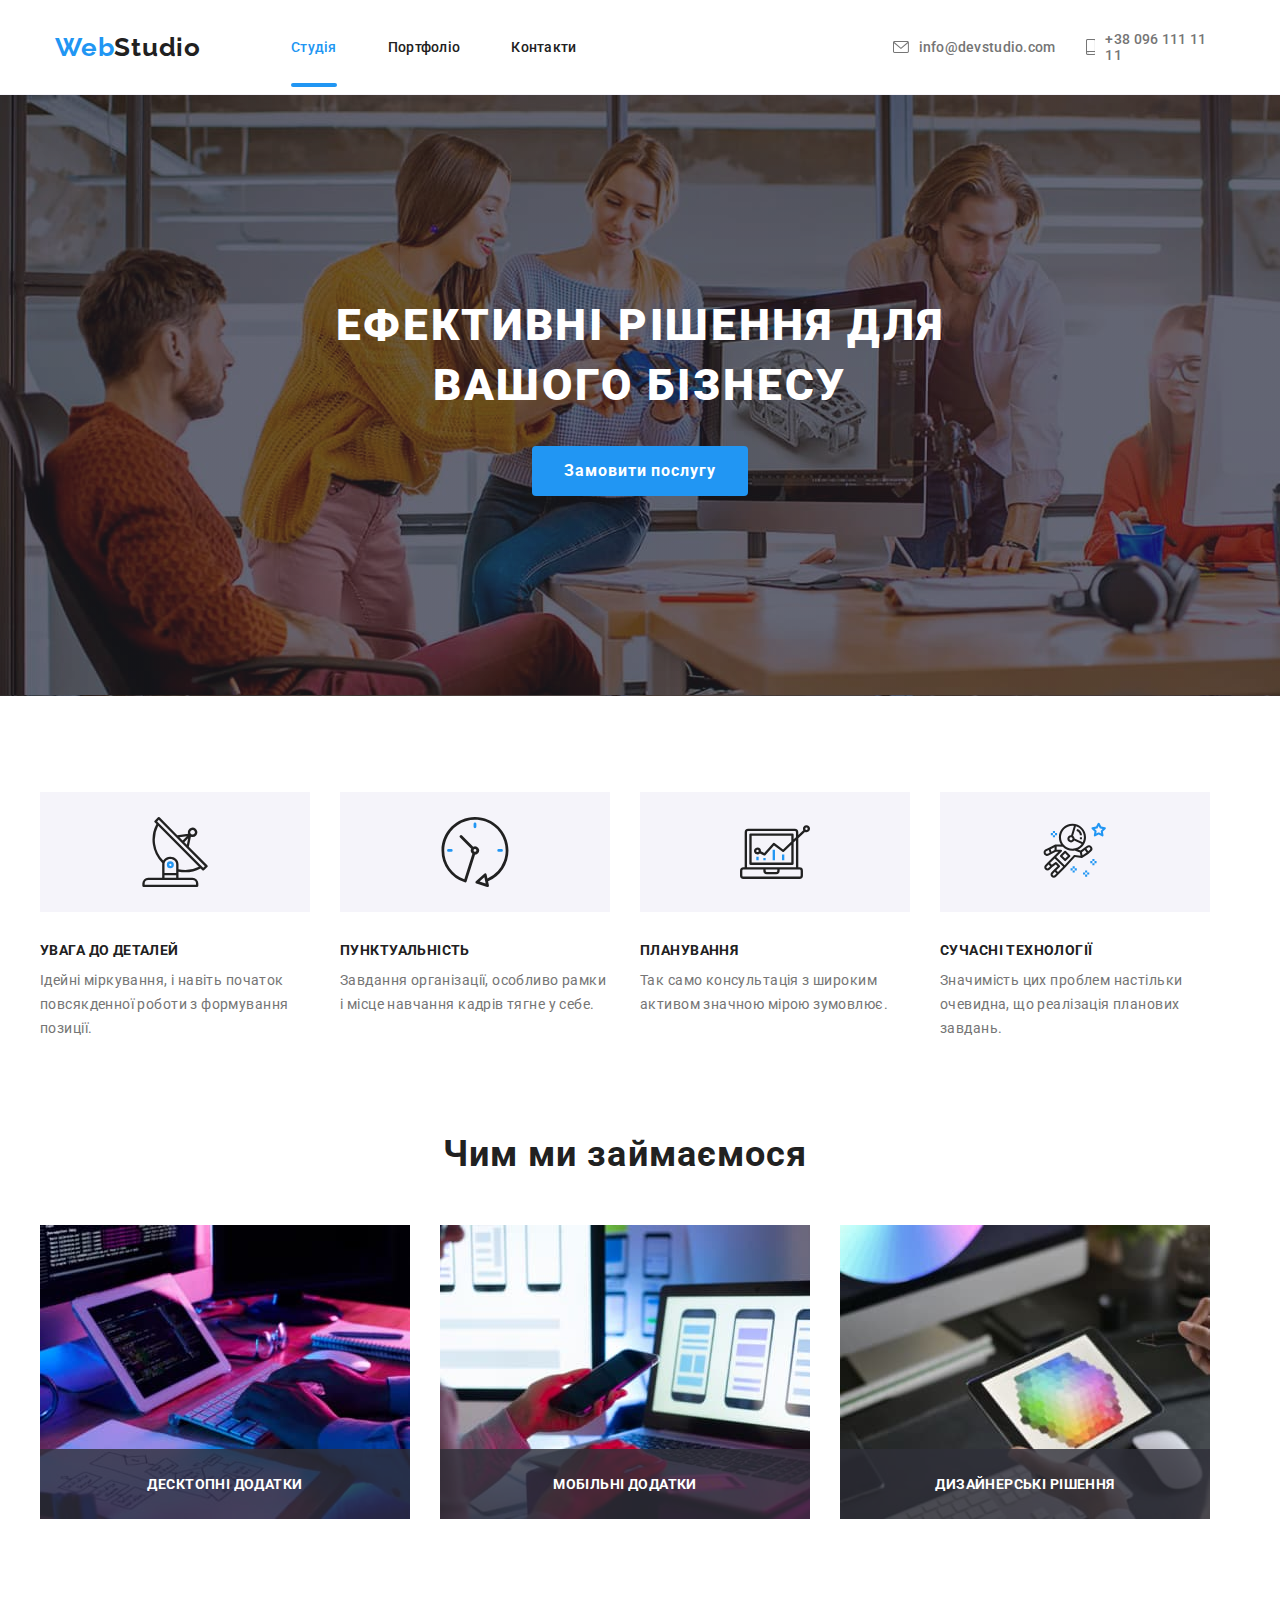
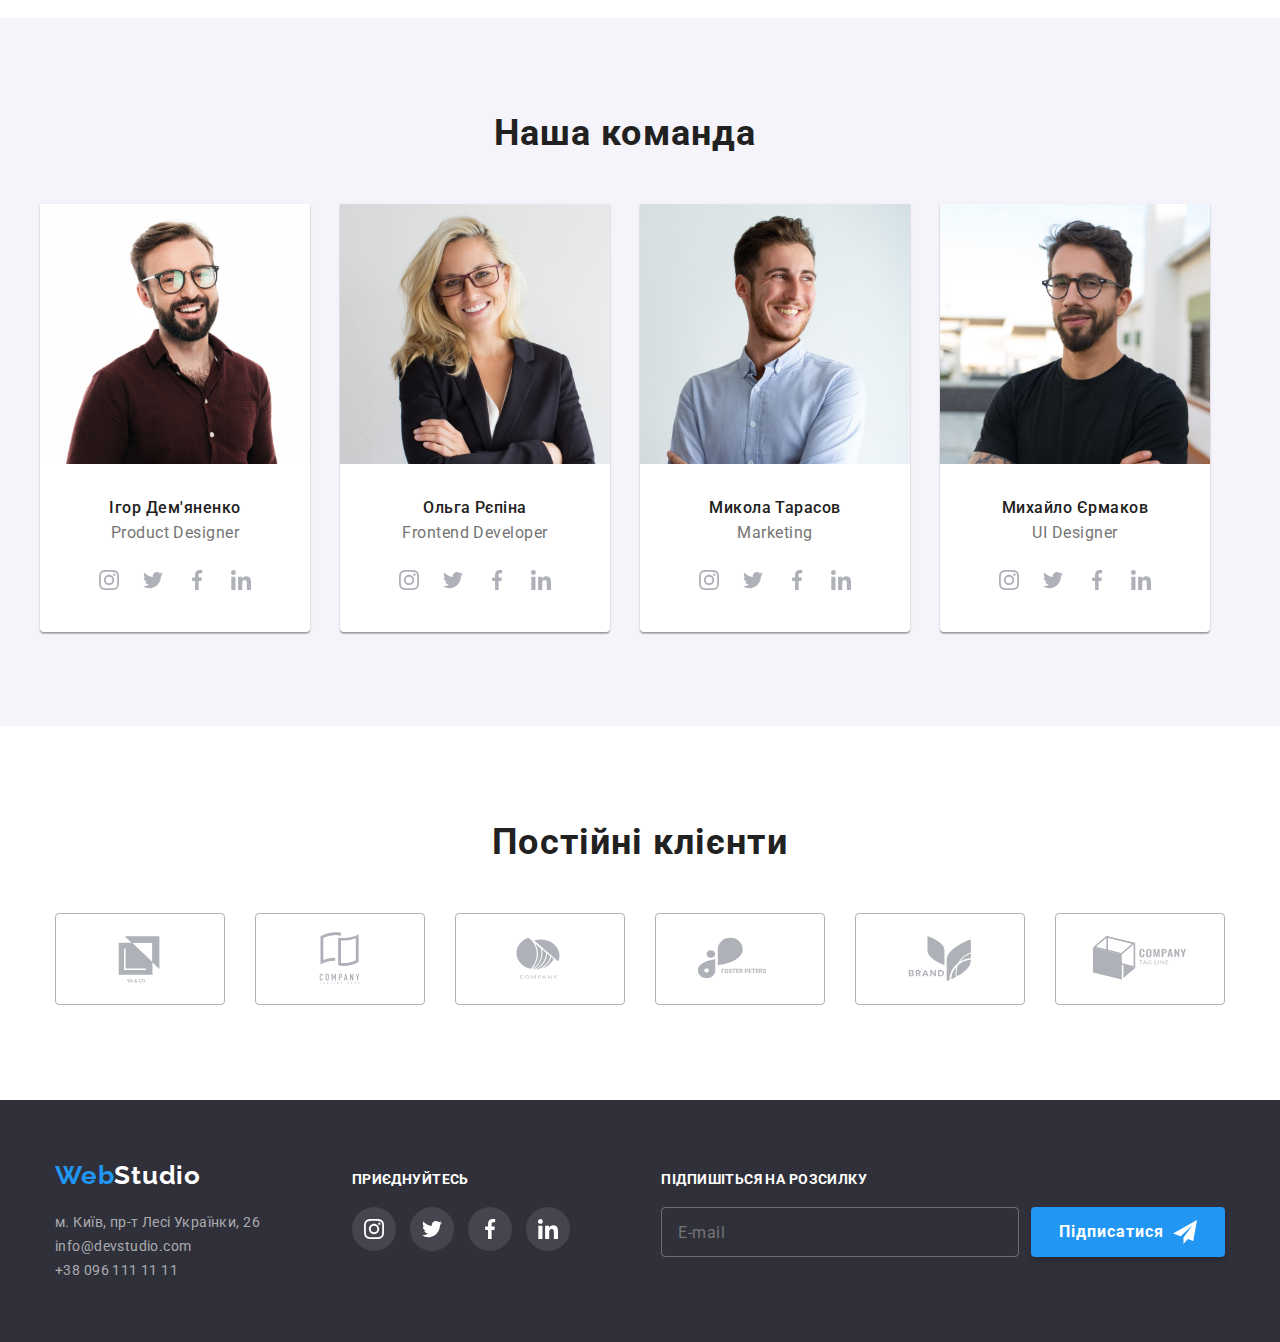
<file: index.html>
<!DOCTYPE html>
<html lang="uk">
  <head>
    <meta charset="UTF-8" />
    <meta http-equiv="X-UA-Compatible" content="IE=edge" />
    <meta name="viewport" content="width=device-width, initial-scale=1.0" />
    <title>Web Studio</title>
    <!--icon wich added by me  -->
    <link rel="shortcut icon" href="./images/NBHD.svg" type="image/png">
    <!--icon wich added by me  -->
    <link rel="preconnect" href="https://fonts.googleapis.com" />
    <link rel="preconnect" href="https://fonts.gstatic.com" crossorigin />
    <link
      href="https://fonts.googleapis.com/css2?family=Raleway:wght@700&family=Roboto:wght@400;500;700;900&display=swap"
      rel="stylesheet"
    />
    <link
      rel="stylesheet"
      href="https://cdnjs.cloudflare.com/ajax/libs/modern-normalize/1.1.0/modern-normalize.css"
    />
    <link rel="stylesheet" href="./css/main.min.css" />
  </head>
  <body>
    <header class="header-page">
      <div class="conteiner">
        <div class="header-container">
          <a class="link logo" href="./index.html"
            >Web<span class="logo__half-head">Studio</span></a
          >
          <div class="header-nav-div">
            <nav class="header-nav">
              <ul class="header-nav__ul list">
                <li class="header-nav__list ">
                  <a
                    class="link header-nav__a header-nav__a--active "
                    href="./index.html"
                    >Студія</a
                  >
                </li>
                <li class="header-nav__list ">
                  <a class="link header-nav__a" href="./portfolio.html"
                    >Портфоліо</a
                  >
                </li>
                <li class="header-nav__list ">
                  <a class="link header-nav__a" href="#address"
                    >Контакти</a
                  >
                </li>
              </ul>
            </nav>
          </div>

          <div class=" header-adress">
            <ul class="header-adress__ul list">
              <li class="header-adress__list">
                <a
                  class="link header-adress__href"
                  href="mailto:info@devstudio.com">
                  <svg class="social-icon-link header-adress__svg " width="16" height="12">
                    <use href="./images/icons.svg#icon-envelope-hover" ></use>
                  </svg><span>info@devstudio.com</span></a>
              </li>
              <li class="header-adress__list">
                <a class="link header-adress__href" href="tel:+380961111111"
                  ><svg class=" social-icon-link header-adress__svg " width="10" height="16">
                    <use href="./images/icons.svg#icon-smartphone" ></use>
                  </svg><span> +38 096 111 11 11</span></a>
              </li>
            </ul>
          </div>
        </div>
      </div>
    </header>

    <main>
      <section class="title">
        <div class="conteiner">
         
            <h1 class="main-title">Ефективні рішення для вашого бізнесу</h1>
         
            <button  class="title__button button" type="button" data-modal-open  >
              Замовити послугу
            </button>
            <div class ="backdrop is-hidden" data-modal>
              <div class="modal">
                 <button data-modal-close class="button modal__close" type="button">
                  <svg class="button__svg" width="11" height="11">
                    <use href="./images/icons.svg#icon-Vector"></use>
                  </svg>
                 </button>
                 <p class="modal__title">
                  Залиште свої дані, ми вам передзвонимо
                 </p>
                <form class="modalform">
                  <label for="customers-name" class="lable modalform__name lable-name">Ім'я</label>
                  <div class="modalform__wrapper name ">
                   <input type="text" name="customers-name" id="customers-name" class="name__input  customers-input " >
                   <svg class="name__svg form-svg" width="18" height="18px">
                    <use href="./images/icons.svg#icon-person">
                    </use>
                   </svg>
                </div>

                <label for="customers-phone" class="lable lable-phone">Телефон</label>
                  <div class="modalform__wrapper phone">
                    <input type="tel" name="customers-phone" id="customers-phone" class="phone__input customers-input ">
                    <svg class="phone__svg form-svg" width="18" height="18px">
                      <use href="./images/icons.svg#icon-phone">
                      </use>
                     </svg>
                  </div>

                    <label for="customers-email" class="lable lable-email"> Пошта</label>
                   <div class="modalform__wrapper email">
                    <input type="email" name="customers-email" id="customers-email" class="email__input customers-input ">
                    <svg class="email__svg form-svg" width="18" height="18px">
                      <use href="./images/icons.svg#icon-email">
                      </use>
                     </svg>
                  </div>

                  <label for="feedback" class="lable lable-text">Коментар </label>
                   <div class="feedback">
                    <textarea class="feedback__input customers-input " name="feedback" id="feedback" rows="10" placeholder="Введіть текст" ></textarea>
                    
                  </div>
                  <div class="checkbox">
                   <input type="checkbox" name="agree" value="agree" id="agree" class="visualli-hiden">
                   <label for="agree" class="lable checkbox__lable">
                 <span>Погоджуюся з розсилкою та приймаю <a class="link checkbox__link" href="#">Умови договору</a></span></label>
                </div>

                  <button type="submit" class="  button modalform__button send"> Відправити</button>
                </form>
              </div>
            </div>
        </div> 
      </section>
      <section class="second">
        <div class="conteiner">
            <ul class="list second__list">
              <li class="second__item">
                <div class="second__svg-div ">
                  <svg class="second__svg-icon" width="70" height="70">
                    <use href="./images/icons.svg#icon-antenna-1"></use>
                  </svg>
                </div>
                <h3 class="second__title">УВАГА ДО ДЕТАЛЕЙ</h3>
                <p class="second__undertitle">
                  Ідейні міркування, і навіть початок повсякденної роботи з
                  формування позиції.
                </p>
              </li>
              <li class="second__item">
                <div class="second__svg-div">
                  <svg class="second__svg-icon"  width="70" height="70">
                    <use href="./images/icons.svg#icon-clock-1"></use>
                  </svg>
                </div>
                <h3 class="second__title">ПУНКТУАЛЬНІСТЬ</h3>
                <p class="second__undertitle">
                  Завдання організації, особливо рамки і місце навчання кадрів
                  тягне у себе.
                </p>
              </li>
              <li class="second__item">
                <div class="second__svg-div">
                  <svg class="second__svg-icon"  width="70" height="70">
                    <use href="./images/icons.svg#icon-diagram-1"></use>
                  </svg>
                </div>
                <h3 class="second__title">ПЛАНУВАННЯ</h3>
                <p class="second__undertitle">
                  Так само консультація з широким активом значною мірою
                  зумовлює.
                </p>
              </li>
              <li class="second__item">
                <div class="second__svg-div">
                  <svg class="second__svg-icon"  width="70" height="70">
                    <use href="./images/icons.svg#icon-astronaut-1"></use>
                  </svg>
                </div>
                <h3 class="second__title">СУЧАСНІ ТЕХНОЛОГІЇ</h3>
                <p class="second__undertitle">
                  Значимість цих проблем настільки очевидна, що реалізація
                  планових завдань.
                </p>
              </li>
            </ul>
        
        </div>
      </section>
      <section class="ourwork">
        <div class="conteiner">
            <h2 class="ourwork__title title-h2">Чим ми займаємося</h2>
            <ul class="list ourwork__list ">
              <li class="ourwork__item ">
                <div class=" ourwork__wraper">
                <img
                  class="img! ourwork__img"
                  src="./images/first.jpg"
                  alt="sorry("
                  width="370"
                />
                <p class="ourwork__under-img">
                  Десктопні додатки
                </p>
              </div>
              </li>
              <li class="ourwork__item ">
                <div class="ourwork__wraper">
                <img
                  class="img! ourwork__img"
                  src="./images/second.jpg"
                  alt="sorry("
                  width="370"
                />
                <p class="ourwork__under-img">
                  Мобільні додатки
                </p>
              </div>
              </li>
              <li class="ourwork__item">
                <div class="ourwork__wraper">
                <img
                  class="img! ourwork__img"
                  src="./images/third.jpg"
                  alt="sorry("
                  width="370"
                />
                <p class="ourwork__under-img">
                  Дизайнерські рішення
                </p>
              </div>
              </li>
            </ul>

        </div>
      </section>
      <section class="ourteam">
          <div class="conteiner">
          
              <h2 class="ourteam__Maintitle title-h2">Наша команда</h2>
              <ul class="list ourteam__list">
                <li class="ourteam__item">
                  <img
                    class="img!"
                    src="./images/firstguy.jpg"
                    alt="some touter"
                    width="270"
                  />
                  <div class="ourteam__div">
                    <h3 class="ourteam__title">Ігор Дем'яненко</h3>
                    <p class="ourteam__undertitle">Product Designer</p>
                  

                  <ul class="list ourteam__icons ourteamIcons">
                    <li class="ourteamIcons__item "><a href="" class="link ourteamIcons__link ">
                      <svg class="ourteamIcons__icon" width="20" height="20">
                      <use href="./images/icons.svg#icon-instagram-2-2"></use>
                    </svg></a></li>
                    <li class="ourteamIcons__item"><a href="" class="link ourteamIcons__link">
                      <svg class="ourteamIcons__icon" width="20" height="20">
                      <use href="./images/icons.svg#icon-twitter-1-2"></use>
                    </svg></a></li>
                    <li class="ourteamIcons__item"><a href="" class="link ourteamIcons__link">
                      <svg class="ourteamIcons__icon" width="20" height="20">
                      <use href="./images/icons.svg#icon-facebook-1-1"></use>
                    </svg></a></li>
                    <li class="ourteamIcons__item"><a href="" class="link ourteamIcons__link">
                      <svg class="ourteamIcons__icon" width="20" height="20">
                      <use href="./images/icons.svg#icon-linkedin-1-1"></use>
                    </svg></a></li>
                  </ul>


                </div>
                </li>
                <li class="ourteam__item">
                  <img
                    class="img!"
                    src="./images/secondguy.jpg"
                    alt="some touter"
                    width="270"
                  />
                  <div class="ourteam__div">
                    <h3 class="ourteam__title">Ольга Рєпіна</h3>
                    <p class="ourteam__undertitle">Frontend Developer</p>
                

                    <ul class="list ourteam__icons ourteamIcons">
                      <li class="ourteamIcons__item "><a href="" class="link ourteamIcons__link ">
                        <svg class="ourteamIcons__icon" width="20" height="20">
                        <use href="./images/icons.svg#icon-instagram-2-2"></use>
                      </svg></a></li>
                      <li class="ourteamIcons__item"><a href="" class="link ourteamIcons__link">
                        <svg class="ourteamIcons__icon" width="20" height="20">
                        <use href="./images/icons.svg#icon-twitter-1-2"></use>
                      </svg></a></li>
                      <li class="ourteamIcons__item"><a href="" class="link ourteamIcons__link">
                        <svg class="ourteamIcons__icon" width="20" height="20">
                        <use href="./images/icons.svg#icon-facebook-1-1"></use>
                      </svg></a></li>
                      <li class="ourteamIcons__item"><a href="" class="link ourteamIcons__link">
                        <svg class="ourteamIcons__icon" width="20" height="20">
                        <use href="./images/icons.svg#icon-linkedin-1-1"></use>
                      </svg></a></li>
                    </ul>


                </div>
                </li>
                <li class="ourteam__item">
                  <img
                    class="img!"
                    src="./images/thirdguy.jpg"
                    alt="some touter"
                    width="270"
                  />
                  <div class="ourteam__div">
                    <h3 class="ourteam__title">Микола Тарасов</h3>
                    <p class="ourteam__undertitle">Marketing</p>


                    <ul class="list ourteam__icons ourteamIcons">
                      <li class="ourteamIcons__item "><a href="" class="link ourteamIcons__link ">
                        <svg class="ourteamIcons__icon" width="20" height="20">
                        <use href="./images/icons.svg#icon-instagram-2-2"></use>
                      </svg></a></li>
                      <li class="ourteamIcons__item"><a href="" class="link ourteamIcons__link">
                        <svg class="ourteamIcons__icon" width="20" height="20">
                        <use href="./images/icons.svg#icon-twitter-1-2"></use>
                      </svg></a></li>
                      <li class="ourteamIcons__item"><a href="" class="link ourteamIcons__link">
                        <svg class="ourteamIcons__icon" width="20" height="20">
                        <use href="./images/icons.svg#icon-facebook-1-1"></use>
                      </svg></a></li>
                      <li class="ourteamIcons__item"><a href="" class="link ourteamIcons__link">
                        <svg class="ourteamIcons__icon" width="20" height="20">
                        <use href="./images/icons.svg#icon-linkedin-1-1"></use>
                      </svg></a></li>
                    </ul>


                </div>
                </li>
                <li class="ourteam__item">
                  <img
                    class="img!"
                    src="./images/fifthguy.jpg"
                    alt="some touter"
                    width="270"
                  />
                  <div class="ourteam__div">
                    <h3 class="ourteam__title">Михайло Єрмаков</h3>
                    <p class="ourteam__undertitle">UI Designer</p>
                  

                    <ul class="list ourteam__icons ourteamIcons">
                      <li class="ourteamIcons__item "><a href="" class="link ourteamIcons__link ">
                        <svg class="ourteamIcons__icon" width="20" height="20">
                        <use href="./images/icons.svg#icon-instagram-2-2"></use>
                      </svg></a></li>
                      <li class="ourteamIcons__item"><a href="" class="link ourteamIcons__link">
                        <svg class="ourteamIcons__icon" width="20" height="20">
                        <use href="./images/icons.svg#icon-twitter-1-2"></use>
                      </svg></a></li>
                      <li class="ourteamIcons__item"><a href="" class="link ourteamIcons__link">
                        <svg class="ourteamIcons__icon" width="20" height="20">
                        <use href="./images/icons.svg#icon-facebook-1-1"></use>
                      </svg></a></li>
                      <li class="ourteamIcons__item"><a href="" class="link ourteamIcons__link">
                        <svg class="ourteamIcons__icon" width="20" height="20">
                        <use href="./images/icons.svg#icon-linkedin-1-1"></use>
                      </svg></a></li>
                    </ul>

                  
                </div>
                </li>
              </ul>
            
          </div>
      </section>

      <section class="our-customers">
        <div class="conteiner">
          <h2 class="title-h2 our-customers__title">Постійні клієнти</h2>
          <ul class="list our-customer__list">
            <li> <a class="our-customers__item" href="">
              <svg class="our-customers__icon" width ="106"
              height="60">
                <use href="./images/icons.svg#icon-Logo-5"></use>
              </svg>
            
            </a>
          </li>
          <li> 
            <a class="our-customers__item" href="">
              <svg class="our-customers__icon" width ="106"
              height="60">
                <use href="./images/icons.svg#icon-Logo-6"></use>
            </svg>
          </a>
        </li>
        <li>  <a class="our-customers__item" href="">
              <svg class="our-customers__icon" width ="106"
              height="60">
                <use href="./images/icons.svg#icon-Logo-7"></use>
              </svg>
           
          </a>
        </li>
          <li>  <a class="our-customers__item" href="">
              <svg class="our-customers__icon" width ="106"
              height="60">
                <use href="./images/icons.svg#icon-Logo-8"></use>
              </svg>
           
          </a>
        </li>
          <li>  <a class="our-customers__item" href="">
              <svg class="our-customers__icon" width ="106"
              height="60">
                <use href="./images/icons.svg#icon-Logo-9"></use>
              </svg>
            
          </a>
        </li>
          <li>   <a class="our-customers__item" href="">
              <svg class="our-customers__icon" width ="106"
              height="60">
                <use href="./images/icons.svg#icon-Logo-10"></use>
              </svg>
            
          </a>
        </li>
          </ul>

        </div>
      </section>
    </main>
    <footer class="footer">
      <div class="conteiner footers-conteiner">
        <div class="left-footer">
          <a class="link logo footer-logo" href="/"
            >Web<span class=" logo__half-foot">Studio</span></a
          >
          <address class="address footer-address" id="address">
            <ul class="list footer-address__list ">
              <li class="footer-address__item ">
                <a
                  class="link footer-address__href"
                  href="https://www.google.com/maps/d/u/0/viewer?mid=10uSM3H-mIU3GznYo2szRIEphczw&hl=en_US&ll=50.428467506908014%2C30.536346862777627&z=15"
                  target="_blank"
                  rel="nofollow noreferrer noopener"
                  >м. Київ, пр-т Лесі Українки, 26</a
                >
              </li>
              <li class="footer-address__item">
                <a
                  class="link footer-address__href"
                  href="mailto:info@devstudio.com"
                  >info@devstudio.com</a
                >
              </li>
              <li class="footer-address__item">
                <a class="link footer-address__href" href="tel:+380961111111"
                  >+38 096 111 11 11</a
                >
              </li>
            </ul>
          </address>
      </div>
          <div class="inFooterjoin">
            <span class="footer-title">приєднуйтесь</span>

            <ul class="list inFooterjoin__list">
              <li class="inFooterjoin__item"><a href="" class="link inFooterjoin__link">
                <svg class="inFooterjoin__icon" width="20" height="20">
                <use href="./images/icons.svg#icon-instagram-2-2" ></use>
              </svg></a></li>
              <li class="inFooterjoin__item"><a href="" class="link inFooterjoin__link">
                <svg class="inFooterjoin__icon" width="20" height="20">
                <use href="./images/icons.svg#icon-twitter-1-2" ></use>
              </svg></a></li>
              <li class="inFooterjoin__item"><a href="" class="link inFooterjoin__link">
                <svg class="inFooterjoin__icon" width="20" height="20">
                <use href="./images/icons.svg#icon-facebook-1-1" ></use>
              </svg></a></li>
              <li class="inFooterjoin__item"><a href="" class="link inFooterjoin__link">
                <svg class="inFooterjoin__icon" width="20" height="20">
                <use href="./images/icons.svg#icon-linkedin-1-1" ></use>
              </svg></a></li>
            </ul>
            
          </div>

         <div class="signup">
          <span class="footer-title">Підпишіться на розсилку</span>
          <form  class="signup__form  ">
            <input id="signup__input" type="text" class="signup__input" placeholder="E-mail" name="E-mail">
            <button type="submit" class="button signup__button">Підписатися
              <svg class="signup__icon" width="24" height="24">
                <use href="./images/icons.svg#icon-send" ></use>
              </svg>
            </button>
          </form>
         </div>

      </div>
    </footer>
    <script src="./js/modal.js"></script>
  </body>
</html>
</file>
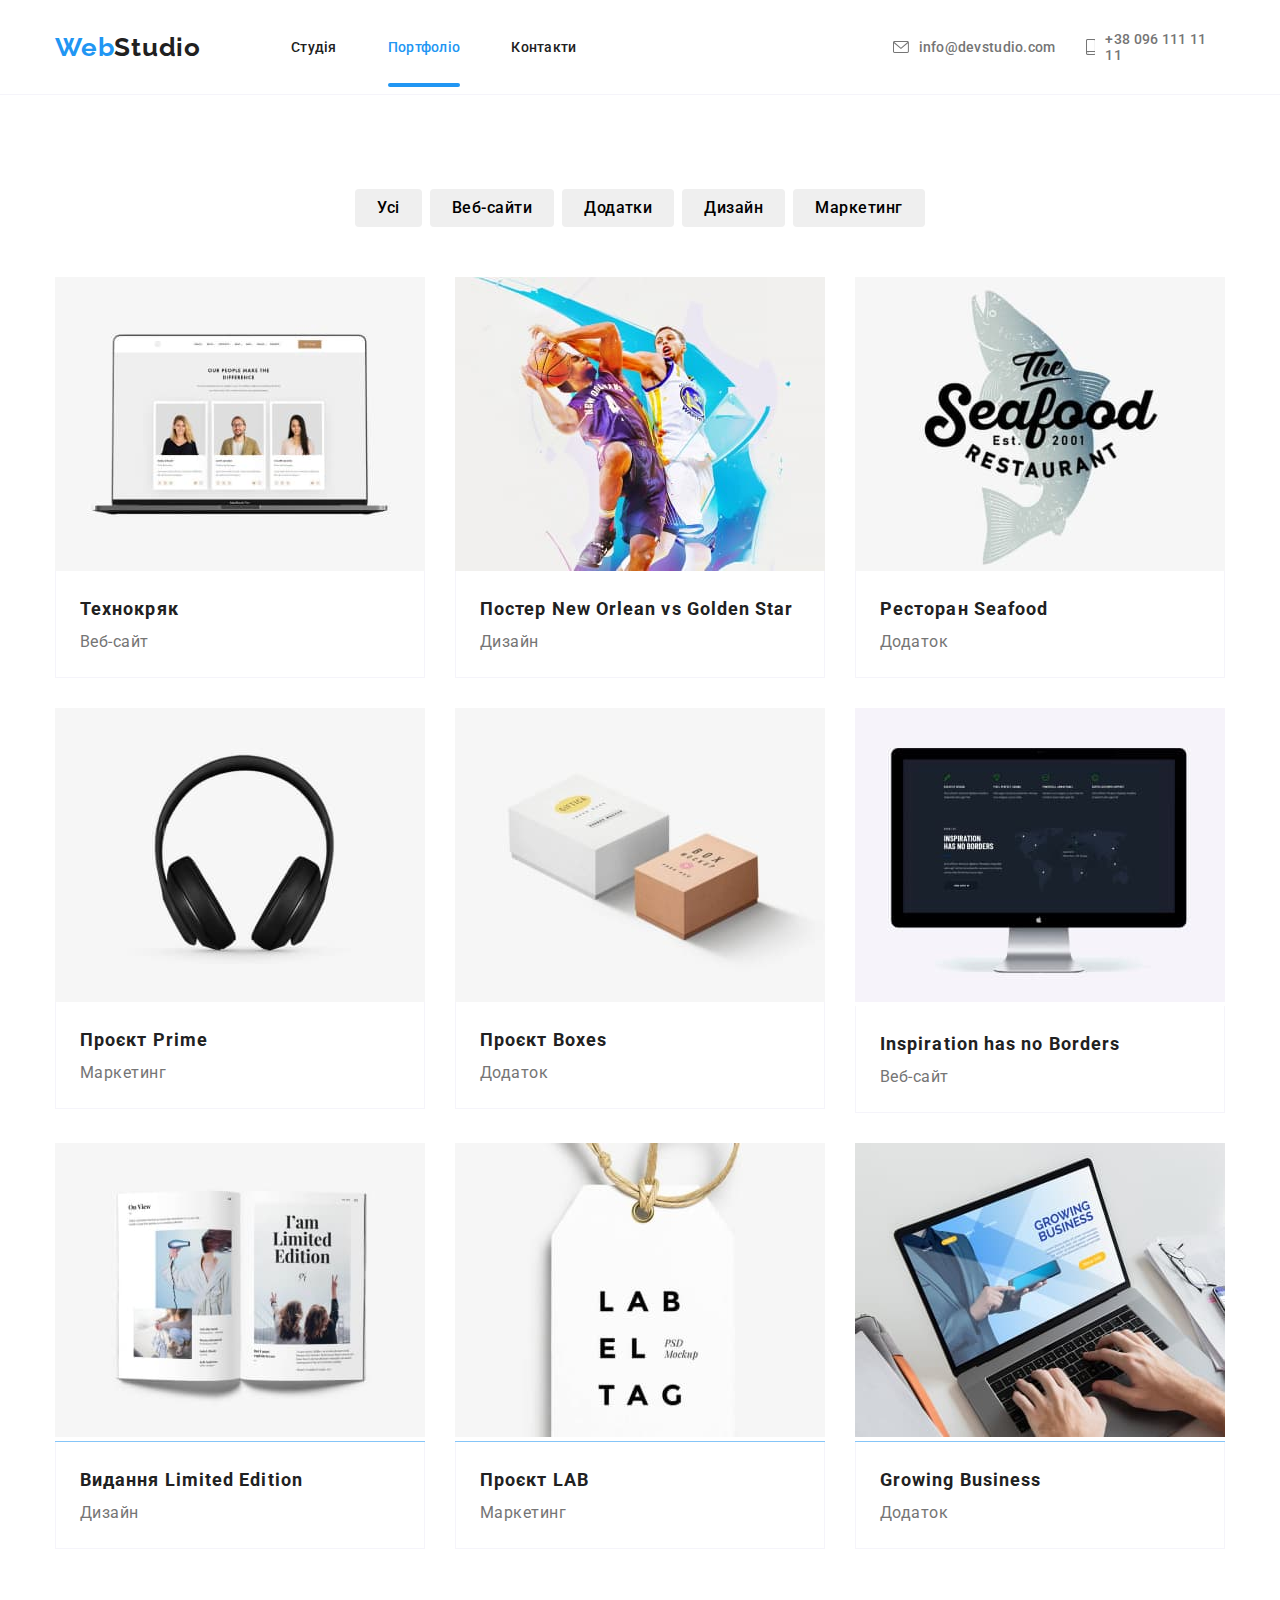
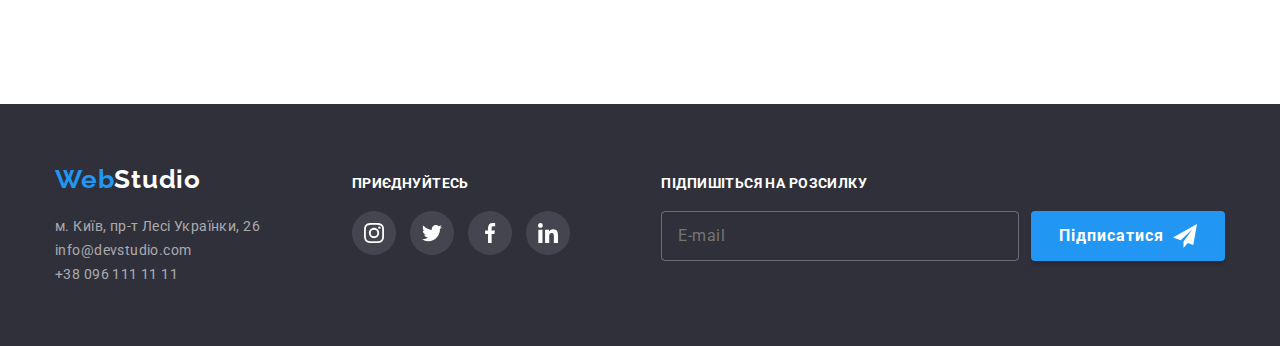
<file: portfolio.html>
<!DOCTYPE html>
<html lang="uk">
  <head>
    <meta charset="UTF-8" />
    <meta http-equiv="X-UA-Compatible" content="IE=edge" />
    <meta name="viewport" content="width=device-width, initial-scale=1.0" />
    <title>Portfolio</title>
     <!--icon wich added by me  -->
     <link rel="shortcut icon" href="./images/NBHD.svg" type="image/png">
     <!--icon wich added by me  -->
    <link rel="preconnect" href="https://fonts.googleapis.com" />
    <link rel="preconnect" href="https://fonts.gstatic.com" crossorigin />
    <link
      href="https://fonts.googleapis.com/css2?family=Raleway:wght@700&family=Roboto:wght@400;500;700;900&display=swap"
      rel="stylesheet"
    />
    <link
      rel="stylesheet"
      href="https://cdnjs.cloudflare.com/ajax/libs/modern-normalize/1.1.0/modern-normalize.css"
    />
    <link rel="stylesheet" href="./css/main.min.css" />
  </head>
  <body>
    <header class="header-page">
      <div class="conteiner">
        <div class="header-container">
          <a class="link logo" href="./index.html"
            >Web<span class="logo__half-head">Studio</span></a
          >
          <div class="header-nav-div">
            <nav class="header-nav">
              <ul class="header-nav__ul list">
                <li class="header-nav__list ">
                  <a
                    class="link header-nav__a "
                    href="./index.html"
                    >Студія</a
                  >
                </li>
                <li class="header-nav__list ">
                  <a class="link header-nav__a header-nav__a--active" href="./portfolio.html"
                    >Портфоліо</a
                  >
                </li>
                <li class="header-nav__list ">
                  <a class="link header-nav__a" href="#address"
                    >Контакти</a
                  >
                </li>
              </ul>
            </nav>
          </div>

          <div class=" header-adress">
            <ul class="header-adress__ul list">
              <li class="header-adress__list">
                <a
                  class="link header-adress__href"
                  href="mailto:info@devstudio.com">
                  <svg class="social-icon-link header-adress__svg " width="16" height="12">
                    <use href="./images/icons.svg#icon-envelope-hover" ></use>
                  </svg><span>info@devstudio.com</span></a>
              </li>
              <li class="header-adress__list">
                <a class="link header-adress__href" href="tel:+380961111111"
                  ><svg class=" social-icon-link header-adress__svg " width="10" height="16">
                    <use href="./images/icons.svg#icon-smartphone" ></use>
                  </svg><span> +38 096 111 11 11</span></a>
              </li>
            </ul>
          </div>
        </div>
      </div>
    </header>
    <main>
      <section class="main-section">
        <div class="conteiner">
          <h1 class="hiden-title">наші роботи</h1>

          <ul class="list buttons-list">
            <li class="buttons-list__item">
              <button class="button buttons-list__button" type="button">
                Усі
              </button>
            </li>
            <li class="buttons-list__item">
              <button class="button  buttons-list__button" type="button">
                Веб-сайти
              </button>
            </li>
            <li class="buttons-list__item">
              <button class="button  buttons-list__button" type="button">
                Додатки
              </button>
            </li>
            <li class="buttons-list__item">
              <button class="button  buttons-list__button" type="button">
                Дизайн
              </button>
            </li>
            <li class="buttons-list__item">
              <button class="button  buttons-list__button" type="button">
                Маркетинг
              </button>
            </li>
          </ul>

          <ul class="list projectsList">
            <li class="projectsList__item">
              <a class="link projectsList__link" href="#">
                <div class="projectsList__img-wraper">
                <img
                  class="img projectsList__img"
                  src="./images/технокряк.jpg"
                  alt="технокряк"
                  width="370"
                />
                <div class="projectsList__rolling">
                  Ресурс пропонує комплексні пропозиції з різним рівнем 
                  функціоналу та сервісів. Все це дозволить відвідувачу 
                  отримати вичерпні відомості про компанію чи приватну 
                  особу.
                </div>
              </div>
                <div class="projectsList__underimg">
                  <h2 class="projectsList__h3">Технокряк</h2>
                  <p class="projectsList__undertitle">Веб-сайт</p>
                </div>
              </a>
            </li>
            <li class="projectsList__item">
              <a class="link projectsList__link" href="#">
                <div class="projectsList__img-wraper">
                <img
                  class="img projectsList__img"
                  src="./images/постер_new_orlean.jpg"
                  alt=" Постер Новий Орлеан проти Золота Зірка"
                  width="370"
                />
                <div class="projectsList__rolling">
                  Ресурс пропонує комплексні пропозиції з різним рівнем 
                  функціоналу та сервісів. Все це дозволить відвідувачу 
                  отримати вичерпні відомості про компанію чи приватну 
                  особу.
                </div>
              </div>
                <div class="projectsList__underimg">
                  <h2 class="projectsList__h3">
                    Постер New Orlean vs Golden Star
                  </h2>
                  <p class="projectsList__undertitle">Дизайн</p>
                </div>
              </a>
            </li>
            <li class="projectsList__item">
              <a class="link projectsList__link" href="#">
                <div class="projectsList__img-wraper">
                <img
                  class="img projectsList__img"
                  src="./images/seafood.jpg"
                  alt="ресторан морепробуктів"
                  width="370"
                />
                <div class="projectsList__rolling">
                  Ресурс пропонує комплексні пропозиції з різним рівнем 
                  функціоналу та сервісів. Все це дозволить відвідувачу 
                  отримати вичерпні відомості про компанію чи приватну 
                  особу.
                </div>
              </div>
                <div class="projectsList__underimg">
                  <h2 class="projectsList__h3">Ресторан Seafood</h2>
                  <p class="projectsList__undertitle">Додаток</p>
                </div>
              </a>
            </li>
            <li class="projectsList__item">
              <a class="link projectsList__link" href="#">
                <div class="projectsList__img-wraper">
                <img
                  class="img projectsList__img"
                  src="./images/prime.jpg"
                  alt="Проєкт Основа"
                  width="370"
                />
                <div class="projectsList__rolling">
                  Ресурс пропонує комплексні пропозиції з різним рівнем 
                  функціоналу та сервісів. Все це дозволить відвідувачу 
                  отримати вичерпні відомості про компанію чи приватну 
                  особу.
                </div>
              </div>
                <div class="projectsList__underimg">
                  <h2 class="projectsList__h3">Проєкт Prime</h2>
                  <p class="projectsList__undertitle">Маркетинг</p>
                </div>
              </a>
            </li>
            <li class="projectsList__item">
              <a class="link projectsList__link" href="#">
                <div class="projectsList__img-wraper">
                <img
                  class="img projectsList__img"
                  src="./images/boxes.jpg"
                  alt="Проєкт коробки"
                  width="370"
                />
                <div class="projectsList__rolling">
                  Ресурс пропонує комплексні пропозиції з різним рівнем 
                  функціоналу та сервісів. Все це дозволить відвідувачу 
                  отримати вичерпні відомості про компанію чи приватну 
                  особу.
                </div>
              </div>
                <div class="projectsList__underimg">
                  <h2 class="projectsList__h3">Проєкт Boxes</h2>
                  <p class="projectsList__undertitle">Додаток</p>
                </div>
              </a>
            </li>
            <li class="projectsList__item">
              <a class="link projectsList__link" href="#">
                <div class="projectsList__img-wraper">
                <img
                  class="img projectsList__item-img"
                  src="./images/inspiration.jpg"
                  alt="творчість без обмежень"
                  width="370"
                />
                <div class="projectsList__rolling">
                  Ресурс пропонує комплексні пропозиції з різним рівнем 
                  функціоналу та сервісів. Все це дозволить відвідувачу 
                  отримати вичерпні відомості про компанію чи приватну 
                  особу.
                </div>
              </div>
                <div class="projectsList__underimg">
                  <h2 class="projectsList__h3">
                    Inspiration has no Borders
                  </h2>
                  <p class="projectsList__undertitle">Веб-сайт</p>
                </div>
              </a>
            </li>
            <li class="projectsList__item">
              <a class="link projectsList__link" href="#">
                <div class="projectsList__img-wraper">
                <img
                  class="img projectsList__item-img"
                  src="./images/limited_edition.jpg"
                  alt="Видання максимальних версій"
                  width="370"
                />
                <div class="projectsList__rolling">
                  Ресурс пропонує комплексні пропозиції з різним рівнем 
                  функціоналу та сервісів. Все це дозволить відвідувачу 
                  отримати вичерпні відомості про компанію чи приватну 
                  особу.
                </div>
              </div>
                <div class="projectsList__underimg">
                  <h2 class="projectsList__h3">Видання Limited Edition</h2>
                  <p class="projectsList__undertitle">Дизайн</p>
                </div>
              </a>
            </li>
            <li class="projectsList__item">
              <a class="link projectsList__link" href="#">
                <div class="projectsList__img-wraper">
                <img
                  class="img projectsList__item-img"
                  src="./images/lab.jpg"
                  alt="Проєкт ЛАБ"
                  width="370"/>
                  <div class="projectsList__rolling">
                    Ресурс пропонує комплексні пропозиції з різним рівнем 
                    функціоналу та сервісів. Все це дозволить відвідувачу 
                    отримати вичерпні відомості про компанію чи приватну 
                    особу.
                  </div>
                </div>
                <div class="projectsList__underimg">
                  <h2 class="projectsList__h3">Проєкт LAB</h2>
                  <p class="projectsList__undertitle">Маркетинг</p>
                </div>
              </a>
            </li>
            <li class="projectsList__item">
              <a class="link projectsList__link" href="#">
                <div class="projectsList__img-wraper">
                <img
                  class="img projectsList__item-img"
                  src="./images/growing_business.jpg"
                  alt="ріст бізнесу"
                  width="370"
                />
                <div class="projectsList__rolling">
                  Ресурс пропонує комплексні пропозиції з різним рівнем 
                  функціоналу та сервісів. Все це дозволить відвідувачу 
                  отримати вичерпні відомості про компанію чи приватну 
                  особу.
                </div>
              </div>
                <div class="projectsList__underimg">
                  <h2 class="projectsList__h3">Growing Business</h2>
                  <p class="projectsList__undertitle">Додаток</p>
                </div>
              </a>
            </li>
          </ul>
        </div>
      </section>
    </main>
    <footer class="footer">
      <div class="conteiner footers-conteiner">
        <div class="left-footer">
          <a class="link logo footer-logo" href="/"
            >Web<span class=" logo__half-foot">Studio</span></a
          >
          <address class="address footer-address" id="address">
            <ul class="list footer-address__list ">
              <li class="footer-address__item ">
                <a
                  class="link footer-address__href"
                  href="https://www.google.com/maps/d/u/0/viewer?mid=10uSM3H-mIU3GznYo2szRIEphczw&hl=en_US&ll=50.428467506908014%2C30.536346862777627&z=15"
                  target="_blank"
                  rel="nofollow noreferrer noopener"
                  >м. Київ, пр-т Лесі Українки, 26</a
                >
              </li>
              <li class="footer-address__item">
                <a
                  class="link footer-address__href"
                  href="mailto:info@devstudio.com"
                  >info@devstudio.com</a
                >
              </li>
              <li class="footer-address__item">
                <a class="link footer-address__href" href="tel:+380961111111"
                  >+38 096 111 11 11</a
                >
              </li>
            </ul>
          </address>
      </div>
          <div class="inFooterjoin">
            <span class="footer-title">приєднуйтесь</span>

            <ul class="list inFooterjoin__list">
              <li class="inFooterjoin__item"><a href="" class="link inFooterjoin__link">
                <svg class="inFooterjoin__icon" width="20" height="20">
                <use href="./images/icons.svg#icon-instagram-2-2" ></use>
              </svg></a></li>
              <li class="inFooterjoin__item"><a href="" class="link inFooterjoin__link">
                <svg class="inFooterjoin__icon" width="20" height="20">
                <use href="./images/icons.svg#icon-twitter-1-2" ></use>
              </svg></a></li>
              <li class="inFooterjoin__item"><a href="" class="link inFooterjoin__link">
                <svg class="inFooterjoin__icon" width="20" height="20">
                <use href="./images/icons.svg#icon-facebook-1-1" ></use>
              </svg></a></li>
              <li class="inFooterjoin__item"><a href="" class="link inFooterjoin__link">
                <svg class="inFooterjoin__icon" width="20" height="20">
                <use href="./images/icons.svg#icon-linkedin-1-1" ></use>
              </svg></a></li>
            </ul>
            
          </div>

         <div class="signup">
          <span class="footer-title">Підпишіться на розсилку</span>
          <form  class="signup__form  ">
            <input id="signup__input" type="text" class="signup__input" placeholder="E-mail" name="E-mail">
            <button type="submit" class="button signup__button">Підписатися
              <svg class="signup__icon" width="24" height="24">
                <use href="./images/icons.svg#icon-send" ></use>
              </svg>
            </button>
          </form>
         </div>

      </div>
    </footer>
  </body>
</html>
</file>
<file: css/main.min.css>
:root{--font-logo:26px;--modal-tite-font-size:20px;--title-h2-font-size:36px;--footer-font-size: 16px;--font-size: 14px;--main-title-font-size:44px;--projects-list-font-size:18px;--title-color: #212121;--background-color: #2f303a;--main-font-color: #2196f3;--white-color: #ffffff;--font-color-address: rgba(255, 255, 255, 0.6);--undertitle-font-color: #757575}h1,h2,h3,p,ul,li{margin:0;padding:0}body{font-family:"Roboto",sans-serif;color:var(--title-color)}.conteiner{width:1200px;padding:0 15px;margin:0 auto}.link{text-decoration:none;color:var(--title-color);outline:none}.list{list-style:none}.visualli-hiden{position:absolute;width:1px;height:1px;margin:-1px;border:0;padding:0;white-space:nowrap;-webkit-clip-path:inset(100%);clip-path:inset(100%);clip:rect(0 0 0 0);overflow:hidden}.is-hidden{visibility:hidden;opacity:0;pointer-events:none}.button{font-family:inherit;cursor:pointer;border:0px;outline:none}.logo{font-family:"Raleway",sans-serif;font-weight:700;font-size:var(--font-logo);line-height:1.1923076923;letter-spacing:.03em;color:var(--main-font-color)}.logo__half-head{color:var(--title-color)}.logo__half-foot{color:var(--white-color)}.hiden-title{position:absolute;top:-9999px;left:-9999px}.title__button{font-weight:700;font-size:var(--footer-font-size);line-height:1.875;-webkit-box-align:center;-ms-flex-align:center;align-items:center;letter-spacing:.06em;color:var(--white-color);border-radius:4px;background-color:var(--main-font-color);width:216px;height:50.25px;text-align:center;display:-webkit-inline-box;display:-ms-inline-flexbox;display:inline-flex;align-items:center;-webkit-box-pack:center;-ms-flex-pack:center;justify-content:center;margin-top:31px}.title-h2{font-size:var(--title-h2-font-size);line-height:1.1666666667;text-align:center;letter-spacing:.03em}.header-nav__a{font-weight:500;font-size:var(--font-size);line-height:1.1428571429;letter-spacing:.02em}.header-nav__a:hover,.header-nav__a:focus{color:var(--main-font-color)}.header-nav__a--active{color:var(--main-font-color);position:relative}.header-nav__a--active:after{content:" ";position:absolute;bottom:-1px;left:0;width:100%;height:4px;border-radius:4px;background-color:var(--main-font-color)}.header-nav__ul{display:-webkit-box;display:-ms-flexbox;display:flex;margin-left:90px}.header-page{border-bottom:1px solid #f5f4fa}.header-container{display:-webkit-box;display:-ms-flexbox;display:flex;-webkit-box-align:center;-ms-flex-align:center;align-items:center}.header-adress__ul{display:-webkit-box;display:-ms-flexbox;display:flex}.header-adress__list{display:-webkit-box;display:-ms-flexbox;display:flex}.header-adress__list:not(:first-child){margin-left:30px}.header-adress{margin-left:316px}.header-adress__href{display:-webkit-box;display:-ms-flexbox;display:flex;-webkit-box-align:center;-ms-flex-align:center;align-items:center;-webkit-transition-property:color;transition-property:color;-webkit-transition-timing-function:cubic-bezier(0.4, 0, 0.2, 1);transition-timing-function:cubic-bezier(0.4, 0, 0.2, 1);-webkit-transition-duration:250ms;transition-duration:250ms;font-weight:500;font-size:var(--font-size);line-height:1.1428571429;letter-spacing:.02em;color:var(--undertitle-font-color);padding-top:31px;padding-bottom:31px}.header-adress__href:hover,.header-adress__href:focus{color:var(--main-font-color)}.header-adress__href:hover .header-adress__svg,.header-adress__href:focus .header-adress__svg{fill:var(--main-font-color)}.header-adress__svg{margin-right:10px;fill:var(--undertitle-font-color);-webkit-transition-property:fill;transition-property:fill;-webkit-transition-timing-function:cubic-bezier(0.4, 0, 0.2, 1);transition-timing-function:cubic-bezier(0.4, 0, 0.2, 1);-webkit-transition-duration:250ms;transition-duration:250ms}.header-nav__a{display:inline-block;padding-top:31px;padding-bottom:31px;-webkit-transition-property:color;transition-property:color;-webkit-transition-timing-function:cubic-bezier(0.4, 0, 0.2, 1);transition-timing-function:cubic-bezier(0.4, 0, 0.2, 1);-webkit-transition-duration:250ms;transition-duration:250ms}.header-nav__list:not(:first-child){margin-left:51px}.footer{background-color:var(--background-color);padding-top:60px;padding-bottom:60px}.footer-logo{margin-bottom:19px;display:inline-block}.signup__button{display:-webkit-box;display:-ms-flexbox;display:flex;background:#2196f3;font-weight:700;font-size:var(--footer-font-size);line-height:30px;letter-spacing:.06em;color:var(--white-color);-webkit-box-shadow:0px 4px 4px rgba(0,0,0,.15);box-shadow:0px 4px 4px rgba(0,0,0,.15);border-radius:4px;text-align:center;-webkit-box-align:center;-ms-flex-align:center;align-items:center;padding:10px 28px;margin-left:12px}.signup__form{display:-webkit-box;display:-ms-flexbox;display:flex}.signup__icon{fill:var(--white-color);margin-left:9px}.signup__input{outline:none;font-weight:400;font-size:var(--footer-font-size);line-height:1.25;-webkit-box-align:center;-ms-flex-align:center;align-items:center;letter-spacing:.03em;color:rgba(255,255,255,.6);background-color:rgba(0,0,0,0);border:1px solid rgba(255,255,255,.3);width:358px;height:50px;border-radius:4px;padding-left:16px}.signup__input:focus{border-color:rgba(255,255,255,.6)}.signup__input:focus::-webkit-input-placeholder{color:rgba(255,255,255,.6)}.signup__input:focus::-moz-placeholder{color:rgba(255,255,255,.6)}.signup__input:focus:-ms-input-placeholder{color:rgba(255,255,255,.6)}.signup__input:focus::-ms-input-placeholder{color:rgba(255,255,255,.6)}.signup__input:focus::placeholder{color:rgba(255,255,255,.6)}.footers-conteiner{display:-webkit-box;display:-ms-flexbox;display:flex;-webkit-box-align:baseline;-ms-flex-align:baseline;align-items:baseline;-webkit-box-pack:justify;-ms-flex-pack:justify;justify-content:space-between}.footer-address__href{font-weight:400;font-size:var(--font-size);font-style:normal;line-height:1.7142857143;letter-spacing:.03em;color:var(--font-color-address);-webkit-transition-property:color;transition-property:color;-webkit-transition-timing-function:cubic-bezier(0.4, 0, 0.2, 1);transition-timing-function:cubic-bezier(0.4, 0, 0.2, 1);-webkit-transition-duration:250ms;transition-duration:250ms}.footer-address__href:hover,.footer-address__href:focus{color:var(--white-color)}.left-footer{display:inline-block}.inFooterjoin{display:-webkit-box;display:-ms-flexbox;display:flex;display:inline-block}.footer-title{display:-webkit-inline-box;display:-ms-inline-flexbox;display:inline-flex;font-family:"Roboto";font-weight:700;font-size:var(--font-size);line-height:1.1428571429;letter-spacing:.03em;text-transform:uppercase;color:var(--white-color);margin-bottom:20px}.inFooterjoin__link{display:-webkit-box;display:-ms-flexbox;display:flex;-webkit-box-pack:center;-ms-flex-pack:center;justify-content:center;-webkit-box-align:center;-ms-flex-align:center;align-items:center;width:100%;height:100%;border-radius:50%;background:rgba(255,255,255,.1);-webkit-transition-property:background-color;transition-property:background-color;-webkit-transition-timing-function:cubic-bezier(0.4, 0, 0.2, 1);transition-timing-function:cubic-bezier(0.4, 0, 0.2, 1);-webkit-transition-duration:250ms;transition-duration:250ms}.inFooterjoin__link:hover,.inFooterjoin__link:focus{background-color:var(--main-font-color)}.inFooterjoin__item{width:44px;height:44px;display:inline-block;margin-right:10px}.inFooterjoin__item:last-child{margin-right:0px}.inFooterjoin__icon{fill:var(--white-color)}.backdrop{position:absolute;top:0;bottom:0;left:0;right:0;background-color:rgba(47,48,58,.4);display:-webkit-box;display:-ms-flexbox;display:flex;-webkit-box-pack:center;-ms-flex-pack:center;justify-content:center;-webkit-box-align:center;-ms-flex-align:center;align-items:center}.modal{background-color:var(--white-color);position:relative;padding-right:40px;padding-left:40px;padding-top:40px;padding-bottom:40px;width:528px}.modal__close{position:absolute;background-color:#fff;right:8px;top:8px;width:30px;height:30px;border:1px solid rgba(0,0,0,.1);border-radius:50%}.modal__close:hover .button__svg{fill:var(--main-font-color)}.modal__title{font-weight:700;font-size:var(--modal-tite-font-size);line-height:23px;text-align:center;letter-spacing:.03em;color:var(--title-color)}.button__svg{-webkit-transition-property:fill;transition-property:fill;-webkit-transition-timing-function:cubic-bezier(0.4, 0, 0.2, 1);transition-timing-function:cubic-bezier(0.4, 0, 0.2, 1);-webkit-transition-duration:250ms;transition-duration:250ms}.modalform__wrapper{position:relative;margin-bottom:10px}.form-svg{position:absolute;left:13px;top:50%;-webkit-transform:translateY(-50%);transform:translateY(-50%)}.customers-input:not(:last-child){width:100%;height:38px;padding-left:43px;border:1px solid rgba(33,33,33,.2);border-radius:4px;outline:none}.customers-input:focus{border-color:var(--main-font-color)}.customers-input:focus+.form-svg{fill:var(--main-font-color)}.feedback{position:relative;margin-bottom:20px}.feedback__input{resize:none;font-weight:400;font-size:12px;line-height:14px;letter-spacing:.01em;height:120px;width:100%;color:var(--undertitle-font-color);padding:12px 16px;border:1px solid rgba(33,33,33,.2);border-radius:4px;outline:none}.lable{font-weight:400;font-size:12px;line-height:1.1666666667;letter-spacing:.01em;color:#757575;display:-webkit-box;display:-ms-flexbox;display:flex;margin-bottom:4px}.modalform__name{margin-top:12px}.checkbox__lable{font-weight:400;font-size:14px;line-height:24px;display:-webkit-box;display:-ms-flexbox;display:flex;letter-spacing:.03em;-webkit-box-align:center;-ms-flex-align:center;align-items:center}.checkbox__lable:before{content:" ";width:16px;height:15px;border-radius:2px;border:solid #000 2px;margin-right:7px}.modalform__button{font-weight:700;font-size:var(--footer-font-size);line-height:30px;letter-spacing:.06em;color:#fff;background:#2196f3;-webkit-box-shadow:0px 4px 4px rgba(0,0,0,.15);box-shadow:0px 4px 4px rgba(0,0,0,.15);border-radius:4px;width:200px;height:50px;margin-top:30px}.checkbox{-webkit-box-align:baseline;-ms-flex-align:baseline;align-items:baseline;display:-webkit-box;display:-ms-flexbox;display:flex;-webkit-box-pack:center;-ms-flex-pack:center;justify-content:center}.checkbox__link{text-decoration:underline;color:var(--main-font-color)}.checkbox input:checked+.checkbox__lable:before{background-color:var(--main-font-color);border:none;background-image:url(../../images/Vector\ \(4\).svg);background-position-y:center;background-position-x:center;background-repeat:no-repeat}.title{background-image:-webkit-gradient(linear, left top, left bottom, from(rgba(47, 48, 58, 0.4)), to(rgba(47, 48, 58, 0.4))),url(../images/background.jpg);background-image:linear-gradient(rgba(47, 48, 58, 0.4), rgba(47, 48, 58, 0.4)),url(../images/background.jpg);padding-top:200px;padding-bottom:200px;display:-webkit-box;display:-ms-flexbox;display:flex;-webkit-box-pack:center;-ms-flex-pack:center;justify-content:center;text-align:center}.main-title{font-weight:900;font-size:var(--main-title-font-size);line-height:1.3636363636;text-align:center;letter-spacing:.06em;text-transform:uppercase;color:var(--white-color);width:696px;margin:0 auto}.second{padding-top:96px;padding-bottom:93px;margin-left:-30px}.second__list{display:-webkit-box;display:-ms-flexbox;display:flex}.second__undertitle{font-size:var(--font-size);line-height:1.7142857143;letter-spacing:.03em;color:var(--undertitle-font-color)}.second__item{width:calc((100% - 90px)/4);margin-left:30px}.second__item:first-child{margin-left:0}.second__title{font-size:var(--font-size);line-height:1.1428571429;letter-spacing:.03em;text-transform:uppercase;color:var(--title-color);padding-bottom:10px}.second__svg-div{background-color:#f5f4fa;height:120px;margin-bottom:30px;display:-webkit-box;display:-ms-flexbox;display:flex;-webkit-box-pack:center;-ms-flex-pack:center;justify-content:center;-webkit-box-align:center;-ms-flex-align:center;align-items:center}.ourwork__list{display:-webkit-box;display:-ms-flexbox;display:flex;margin-top:50px;-webkit-box-pack:justify;-ms-flex-pack:justify;justify-content:space-between}.ourwork{margin-left:-30px;padding-bottom:94px}.ourwork__under-img{font-weight:700;font-size:var(--font-size);line-height:16px;text-align:center;letter-spacing:.03em;text-transform:uppercase;color:#fff;position:absolute;background:rgba(47,48,58,.8);width:100%;height:70px;display:-webkit-box;display:-ms-flexbox;display:flex;-webkit-box-pack:center;-ms-flex-pack:center;justify-content:center;-webkit-box-align:center;-ms-flex-align:center;align-items:center;top:224px}.ourwork__wraper{position:relative}.ourteam__div{padding:30px}.ourteam{background:#f5f4fa;padding-top:94px;margin-left:-30px;padding-bottom:94px}.ourteam__Maintitle{margin-bottom:50px}.ourteam__list{display:-webkit-box;display:-ms-flexbox;display:flex;-webkit-box-pack:justify;-ms-flex-pack:justify;justify-content:space-between}.ourteam__title{font-weight:500;font-size:var(--footer-font-size);line-height:1.1875;text-align:center;letter-spacing:.03em;margin-bottom:6px}.ourteam__undertitle{font-size:var(--footer-font-size);line-height:1.1875;text-align:center;letter-spacing:.03em;color:var(--undertitle-font-color);margin-bottom:16px}.ourteam__item{-webkit-box-shadow:0px 1px 3px rgba(0,0,0,.12),0px 1px 1px rgba(0,0,0,.14),0px 2px 1px rgba(0,0,0,.2);box-shadow:0px 1px 3px rgba(0,0,0,.12),0px 1px 1px rgba(0,0,0,.14),0px 2px 1px rgba(0,0,0,.2);border-radius:0px 0px 4px 4px;background-color:var(--white-color)}.ourteamIcons{display:-webkit-box;display:-ms-flexbox;display:flex;-webkit-box-pack:center;-ms-flex-pack:center;justify-content:center}.ourteamIcons__icon{fill:#afb1b8;-webkit-transition-property:fill;transition-property:fill;-webkit-transition-timing-function:cubic-bezier(0.4, 0, 0.2, 1);transition-timing-function:cubic-bezier(0.4, 0, 0.2, 1);-webkit-transition-duration:250ms;transition-duration:250ms}.ourteamIcons__item{width:44px;height:44px;display:inline-block}.ourteamIcons__item:last-child{margin-right:0}.ourteamIcons__link{display:-webkit-box;display:-ms-flexbox;display:flex;-webkit-box-pack:center;-ms-flex-pack:center;justify-content:center;-webkit-box-align:center;-ms-flex-align:center;align-items:center;width:100%;height:100%;background-color:var(--white-color);border-radius:50%;-webkit-transition-property:background-color;transition-property:background-color;-webkit-transition-timing-function:cubic-bezier(0.4, 0, 0.2, 1);transition-timing-function:cubic-bezier(0.4, 0, 0.2, 1);-webkit-transition-duration:250ms;transition-duration:250ms}.ourteamIcons__link:hover,.ourteamIcons__link:focus{background-color:var(--main-font-color)}.ourteamIcons__link:hover .ourteamIcons__icon,.ourteamIcons__link:focus .ourteamIcons__icon{fill:var(--white-color)}.our-customer__list{display:-webkit-box;display:-ms-flexbox;display:flex;-webkit-box-pack:justify;-ms-flex-pack:justify;justify-content:space-between;margin-top:50px;padding-bottom:95px}.our-customers__title{padding-top:95px}.our-customers__item{display:-webkit-box;display:-ms-flexbox;display:flex;-webkit-box-align:center;-ms-flex-align:center;align-items:center;-webkit-box-pack:center;-ms-flex-pack:center;justify-content:center;width:170px;height:92px;border:1px solid #afb1b8;border-radius:4px;-webkit-transition-property:border-color;transition-property:border-color;-webkit-transition-timing-function:cubic-bezier(0.4, 0, 0.2, 1);transition-timing-function:cubic-bezier(0.4, 0, 0.2, 1);-webkit-transition-duration:250ms;transition-duration:250ms}.our-customers__item:hover,.our-customers__item:focus{border-color:var(--main-font-color);outline:none}.our-customers__item:hover .our-customers__icon,.our-customers__item:focus .our-customers__icon{fill:var(--main-font-color)}.our-customers__item:last-child{margin-right:0px}.our-customers__icon{fill:#afb1b8;-webkit-transition-property:fill;transition-property:fill;-webkit-transition-timing-function:cubic-bezier(0.4, 0, 0.2, 1);transition-timing-function:cubic-bezier(0.4, 0, 0.2, 1);-webkit-transition-duration:250ms;transition-duration:250ms}.main-section{padding-top:94px;padding-bottom:155px}.buttons-list{display:-webkit-box;display:-ms-flexbox;display:flex;-webkit-box-pack:center;-ms-flex-pack:center;justify-content:center;margin-bottom:50px}.buttons-list__button{font-weight:500;font-size:var(--footer-font-size);line-height:1.625;letter-spacing:.03em;display:inline-block;padding:6px 22px;border:0px;text-align:center;border-radius:4px;-webkit-transition-property:-webkit-box-shadow color background-color;transition-property:-webkit-box-shadow color background-color;transition-property:box-shadow color background-color;transition-property:box-shadow color background-color, -webkit-box-shadow color background-color;transition-property:box-shadow color background-color,-webkit-box-shadow color background-color;-webkit-transition-timing-function:cubic-bezier(0.4, 0, 0.2, 1);transition-timing-function:cubic-bezier(0.4, 0, 0.2, 1);-webkit-transition-duration:250ms;transition-duration:250ms}.buttons-list__button:hover,.buttons-list__button:focus{color:var(--white-color);background-color:var(--main-font-color);-webkit-box-shadow:0px 3px 1px rgba(0,0,0,.1),0px 1px 2px rgba(0,0,0,.08),0px 2px 2px rgba(0,0,0,.12);box-shadow:0px 3px 1px rgba(0,0,0,.1),0px 1px 2px rgba(0,0,0,.08),0px 2px 2px rgba(0,0,0,.12)}.buttons-list__item:not(:first-child){margin-left:8px}.projectsList{display:-webkit-box;display:-ms-flexbox;display:flex;-ms-flex-wrap:wrap;flex-wrap:wrap;gap:30px 30px}.projectsList__rolling{font-family:"Roboto";font-style:normal;font-weight:400;font-size:var(--projects-list-font-size);line-height:28px;letter-spacing:.03em;color:#fff;text-shadow:0px 4px 4px rgba(0,0,0,.25);background-color:rgba(33,150,243,.9);bottom:0;top:-1px;position:absolute;display:-webkit-box;display:-ms-flexbox;display:flex;-webkit-box-pack:center;-ms-flex-pack:center;justify-content:center;-webkit-box-align:center;-ms-flex-align:center;align-items:center;padding-left:23px;padding-right:23px;-webkit-transition-property:-webkit-transform;transition-property:-webkit-transform;transition-property:transform;transition-property:transform, -webkit-transform;transition-property:transform,-webkit-transform;-webkit-transition-timing-function:cubic-bezier(0.4, 0, 0.2, 1);transition-timing-function:cubic-bezier(0.4, 0, 0.2, 1);-webkit-transition-duration:250ms;transition-duration:250ms;-webkit-transform:translateY(100%);transform:translateY(100%)}.projectsList__link{display:inline-block;-webkit-transition-property:-webkit-box-shadow;transition-property:-webkit-box-shadow;transition-property:box-shadow;transition-property:box-shadow, -webkit-box-shadow;transition-property:box-shadow,-webkit-box-shadow;-webkit-transition-timing-function:cubic-bezier(0.4, 0, 0.2, 1);transition-timing-function:cubic-bezier(0.4, 0, 0.2, 1);-webkit-transition-duration:250ms;transition-duration:250ms}.projectsList__link:hover,.projectsList__link:focus{-webkit-box-shadow:0px 1px 1px rgba(0,0,0,.12),0px 4px 4px rgba(0,0,0,.06),1px 4px 6px rgba(0,0,0,.16);box-shadow:0px 1px 1px rgba(0,0,0,.12),0px 4px 4px rgba(0,0,0,.06),1px 4px 6px rgba(0,0,0,.16)}.projectsList__link:hover .projectsList__rolling,.projectsList__link:focus .projectsList__rolling{-webkit-transform:translateY(0);transform:translateY(0)}.projectsList__h3{font-size:var(--projects-list-font-size);line-height:2;letter-spacing:.06em}.projectsList__img{display:block}.projectsList__underimg{padding-left:24px;padding-top:20px;padding-bottom:20px;border-bottom:1px solid #f5f4fa;border-left:1px solid #f5f4fa;border-right:1px solid #f5f4fa}.projectsList__undertitle{font-size:var(--footer-font-size);line-height:1.875;letter-spacing:.03em;color:var(--undertitle-font-color)}.projectsList__img-wraper{position:relative;overflow:hidden}/*# sourceMappingURL=main.min.css.map */
</file>
